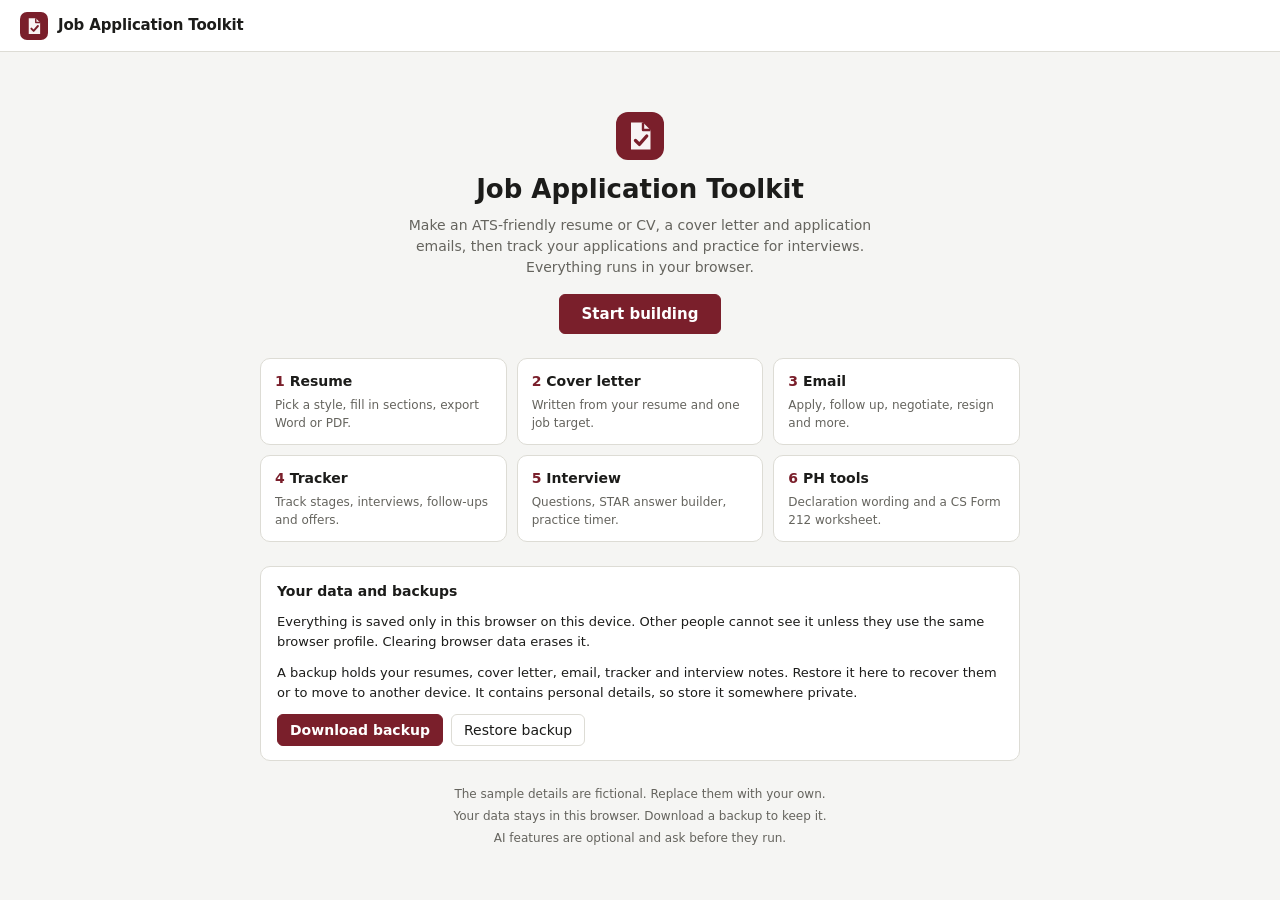
<file: index.html>
<!DOCTYPE html>
<html lang="en">
<head>
<meta charset="utf-8">
<meta name="viewport" content="width=device-width,initial-scale=1">
<title>Job Application Toolkit</title>
<link rel="stylesheet" href="styles.css">
<link rel="icon" href="data:image/svg+xml,%3Csvg xmlns='http://www.w3.org/2000/svg' viewBox='0 0 32 32'%3E%3Crect width='32' height='32' rx='8' fill='%237a1f2b'/%3E%3Cpath d='M10 7h8l5 5v13H10z' fill='%23fff'/%3E%3Cpath d='M13 19l2.6 2.6L20.5 16' fill='none' stroke='%237a1f2b' stroke-width='2.2' stroke-linecap='round' stroke-linejoin='round'/%3E%3C/svg%3E">


</head>
<body>
<header class="top">
  <h1><svg class="logo" viewBox="0 0 32 32" width="28" height="28" aria-hidden="true"><rect width="32" height="32" rx="8" fill="var(--acc)"/><path d="M10 7h8l5 5v13H10z" fill="var(--on-acc)" opacity=".95"/><path d="M18 7v5h5" fill="none" stroke="var(--acc)" stroke-width="1.6" stroke-linejoin="round"/><path d="M13 19l2.6 2.6L20.5 16" fill="none" stroke="var(--acc)" stroke-width="2.2" stroke-linecap="round" stroke-linejoin="round"/></svg><span class="wm">Job<span> Application</span> Toolkit</span></h1>
  <nav class="tabs" id="tabs" aria-label="Sections"><button data-tab="resume" aria-current="page">Resume</button><button data-tab="cover">Cover letter</button><button data-tab="email">Email</button><button data-tab="tracker">Tracker</button><button data-tab="interview">Interview</button><button data-tab="ph">PH tools</button></nav>
  <button class="help" data-go="guide" aria-label="Open the guide">Guide</button>
</header>
<main id="paneGuide" class="wide" hidden>
  <div class="guide">
    <div class="hero">
      <svg viewBox="0 0 32 32" width="48" height="48" aria-hidden="true"><rect width="32" height="32" rx="8" fill="var(--acc)"/><path d="M10 7h8l5 5v13H10z" fill="var(--on-acc)" opacity=".95"/><path d="M18 7v5h5" fill="none" stroke="var(--acc)" stroke-width="1.6" stroke-linejoin="round"/><path d="M13 19l2.6 2.6L20.5 16" fill="none" stroke="var(--acc)" stroke-width="2.2" stroke-linecap="round" stroke-linejoin="round"/></svg>
      <h2>Job Application Toolkit</h2>
      <p>Make an ATS-friendly resume or CV, a cover letter and application emails, then track your applications and practice for interviews. Everything runs in your browser.</p>
      <button class="pri big" data-go="resume">Start building</button>
    </div>
    <ol class="tiles">
      <li><button data-go="resume"><b>Resume</b><span>Pick a style, fill in sections, export Word or PDF.</span></button></li>
      <li><button data-go="cover"><b>Cover letter</b><span>Written from your resume and one job target.</span></button></li>
      <li><button data-go="email"><b>Email</b><span>Apply, follow up, negotiate, resign and more.</span></button></li>
      <li><button data-go="tracker"><b>Tracker</b><span>Track stages, interviews, follow-ups and offers.</span></button></li>
      <li><button data-go="interview"><b>Interview</b><span>Questions, STAR answer builder, practice timer.</span></button></li>
      <li><button data-go="ph"><b>PH tools</b><span>Declaration wording and a CS Form 212 worksheet.</span></button></li>
    </ol>
    <section class="card gcard"><h2>Your data and backups</h2>
      <p>Everything is saved only in this browser on this device. Other people cannot see it unless they use the same browser profile. Clearing browser data erases it.</p>
      <p>A backup holds your resumes, cover letter, email, tracker and interview notes. Restore it here to recover them or to move to another device. It contains personal details, so store it somewhere private.</p>
      <div class="toolbar"><button id="gBackup" class="pri">Download backup</button><button id="gRestore">Restore backup</button></div>
    </section>
    <ul class="notes">
      <li>The sample details are fictional. Replace them with your own.</li>
      <li>Your data stays in this browser. Download a backup to keep it.</li>
      <li>AI features are optional and ask before they run.</li>
    </ul>
  </div>
</main>
<main id="paneResume" data-view="edit" hidden>
  <div class="mtoggle" role="group" aria-label="View"><button data-view="edit" aria-pressed="true">Edit</button><button data-view="preview" aria-pressed="false">Preview</button></div>
  <div id="form"></div>
  <div class="side">
    <div class="bar"><span class="chip" id="chipR">&nbsp;</span><span class="sp"></span>
      <div class="menu"><button class="pri" data-menu aria-haspopup="true" aria-expanded="false">Export &#9662;</button><div class="pop" role="menu" hidden><button id="bDocx" role="menuitem">Word (.docx)</button><button id="bPdf" role="menuitem">PDF (.pdf)</button><button id="bTxt" role="menuitem">Plain text (.txt)</button><hr><button id="bCopy" role="menuitem">Copy text</button></div></div>
      <div class="menu"><button data-menu aria-haspopup="true" aria-expanded="false" aria-label="More actions">&#8943;</button><div class="pop" role="menu" hidden><button id="bSample" role="menuitem">Load sample</button><button id="bClear" role="menuitem">Clear all</button></div></div>
    </div>
    <div class="card checks" id="checkCard"><h2>ATS checklist</h2><div id="checks"></div>
      <details>
        <summary>Why this layout is ATS-safe</summary>
        <ul>
          <li>One column, no tables, text boxes, columns, icons, photos or graphics.</li>
          <li>Standard headings that parsers recognize (Education, Experience, Skills).</li>
          <li>Real bullets and right-aligned dates via a tab stop, not a table.</li>
          <li>Times New Roman or Arial at 11 pt, 0.75 in margins, plain text for contact details.</li>
          <li>Upload the .docx (or save it as PDF from Word) unless the employer says otherwise.</li>
        </ul>
      </details>
      <details>
        <summary>Philippine application tips</summary>
        <ul>
          <li>No photo needed. Images can break ATS parsing. If an employer asks for a 2x2 photo, attach it separately.</li>
          <li>Birth date, civil status and citizenship are common on Philippine resumes but optional. Share only what you are comfortable with.</li>
          <li>Applying to a government agency? Many require the Civil Service Commission's Personal Data Sheet (CS Form 212) in addition to a resume. Check the job posting for the current form.</li>
          <li>Letter (8.5 x 11 in, "short bond") and A4 are both common. Use what the employer asks for.</li>
        </ul>
      </details>
    </div>
    <div class="stage" id="stage"><div class="scaler" id="scaler"><div class="paper" id="paper"><div id="resume"></div><div class="pgline" id="pgline">bottom margin &mdash; page 1 ends</div></div></div></div>
  </div>
</main>
<main id="paneCover" data-view="edit" hidden>
  <div class="mtoggle" role="group" aria-label="View"><button data-view="edit" aria-pressed="true">Edit</button><button data-view="preview" aria-pressed="false">Preview</button></div>
  <div id="cForm"></div>
  <div class="side">
    <div class="bar"><span class="chip" id="chipC">&nbsp;</span><span class="sp"></span>
      <div class="menu"><button class="pri" data-menu aria-haspopup="true" aria-expanded="false">Export &#9662;</button><div class="pop" role="menu" hidden><button id="cDocx" role="menuitem">Word (.docx)</button><button id="cPdf" role="menuitem">PDF (.pdf)</button><button id="cTxt" role="menuitem">Plain text (.txt)</button><hr><button id="cCopy" role="menuitem">Copy text</button></div></div>
      <div class="menu"><button data-menu aria-haspopup="true" aria-expanded="false" aria-label="More actions">&#8943;</button><div class="pop" role="menu" hidden><button id="cSample" role="menuitem">Load sample</button><button id="cClear" role="menuitem">Clear</button></div></div>
    </div>
    <div class="card checks"><h2>Cover letter checklist</h2><div id="cChecks"></div></div>
    <div class="stage" id="cStage"><div class="scaler" id="cScaler"><div class="paper" id="cPaper"><div id="cBody"></div><div class="pgline" id="cPg">bottom margin &mdash; page 1 ends</div></div></div></div>
  </div>
</main>
<main id="paneEmail" data-view="edit" hidden>
  <div class="mtoggle" role="group" aria-label="View"><button data-view="edit" aria-pressed="true">Edit</button><button data-view="preview" aria-pressed="false">Preview</button></div>
  <div id="eForm"></div>
  <div class="side">
    <div class="bar"><span class="sp"></span>
      <button id="eCopyAll" class="pri">Copy email</button>
      <div class="menu"><button data-menu aria-haspopup="true" aria-expanded="false" aria-label="More actions">&#8943;</button><div class="pop" role="menu" hidden><button id="eCopySub" role="menuitem">Copy subject</button><button id="eCopyBody" role="menuitem">Copy body</button><button id="eTxt" role="menuitem">Download .txt</button><hr><button id="eSample" role="menuitem">Load sample</button><button id="eClear" role="menuitem">Clear</button></div></div>
    </div>
    <div class="card"><h2>Your email</h2><div id="eOut"></div></div>
    <div class="card checks"><h2>Email checklist</h2><div id="eChecks"></div></div>
  </div>
</main>
<main id="paneTracker" class="wide" hidden>
  <div style="display:flex;flex-direction:column;gap:12px">
    <div class="bar"><button id="tAdd" class="pri">+ Add application</button><input type="search" id="tSearch" placeholder="Search applications" aria-label="Search applications" autocomplete="off"><span class="sp"></span>
      <div class="menu" id="tInsights"><button data-menu id="tInsightsBtn" aria-haspopup="true" aria-expanded="false">Insights &#9662;</button><div class="pop" role="menu" hidden><button id="tStatsBtn" role="menuitem">Stats by job source</button><button id="tOffersBtn" role="menuitem">Compare offers</button></div></div>
      <div class="menu"><button data-menu aria-haspopup="true" aria-expanded="false" aria-label="More actions">More &#9662;</button><div class="pop" role="menu" hidden><button id="tFromJob" role="menuitem">Add current job target</button><button id="tSort" role="menuitem">Sort by follow-up date</button><button id="tIcs" role="menuitem">Add to calendar (.ics)</button><button id="tCsv" role="menuitem">Download .csv</button><button id="tImport" role="menuitem">Import .csv</button><hr><button id="tSample" role="menuitem">Load sample</button><button id="tClear" role="menuitem">Clear all</button></div></div>
    </div>
    <div class="card"><h2>Overview</h2><div id="tSummary"></div></div>
    <div class="card" id="tCard"><div id="tTable"></div></div>
  </div>
</main>
<main id="paneInterview" hidden>
  <div id="iForm"></div>
  <div class="side" id="iSide"></div>
</main>
<main id="panePh" hidden>
  <div id="pForm"></div>
  <div class="side" id="pSide"></div>
</main>
<div class="overlay" id="tStatsDlg" role="dialog" aria-modal="true" aria-labelledby="tStatsDlgT" hidden><div class="dlg report"><div class="dlg-head"><h2 id="tStatsDlgT">Stats by job source</h2><button data-close>Close</button></div><div id="tStats"></div></div></div>
<div class="overlay" id="tOffersDlg" role="dialog" aria-modal="true" aria-labelledby="tOffersDlgT" hidden><div class="dlg report"><div class="dlg-head"><h2 id="tOffersDlgT">Compare offers</h2><button data-close>Close</button></div><div id="tOffers"></div></div></div>
<input type="file" id="fImport" accept=".docx,.pdf,.txt" hidden>
<input type="file" id="fCsv" accept=".csv,text/csv" hidden>
<input type="file" id="fRestore" accept=".json,application/json" hidden>
<div class="toast" id="toast" role="status" aria-live="polite"></div>




<script src="jszip.min.js"></script>
<script src="jspdf.min.js"></script>
<script src="script.js"></script>
</body>
</html>
</file>
<file: styles.css>
/* Layout: slim app bar with tabs; editor column left, sticky preview/output column right; one accent, semantic colors separate. */
:root{--bg:#f5f5f3;--card:#fff;--sunk:#fafaf8;--stage:#e7e6e1;--hover:#f0efeb;--ink:#1c1c1a;--mute:#65645e;--line:#dddcd5;--acc:#7a1f2b;--acc-soft:#f6e6e8;--on-acc:#fff;--ok:#2d6a4f;--warn:#9a6700;--bad:#b42318;--due:#fff4e0;--ring:#c27c86;--shadow:0 1px 2px rgba(0,0,0,.06),0 4px 16px rgba(0,0,0,.08);color-scheme:light}
@media(prefers-color-scheme:dark){:root:not([data-theme="light"]){--bg:#161517;--card:#201f22;--sunk:#1a191c;--stage:#111012;--hover:#2a292d;--ink:#eceae6;--mute:#a09ea6;--line:#37353a;--acc:#e8a0a9;--acc-soft:#3a2428;--on-acc:#2a0d12;--ok:#5fc08f;--warn:#e0a63b;--bad:#f07a6e;--due:#3a2f1a;--ring:#a8626c;--shadow:0 1px 2px rgba(0,0,0,.4),0 4px 16px rgba(0,0,0,.5);color-scheme:dark}}
:root[data-theme="dark"]{--bg:#161517;--card:#201f22;--sunk:#1a191c;--stage:#111012;--hover:#2a292d;--ink:#eceae6;--mute:#a09ea6;--line:#37353a;--acc:#e8a0a9;--acc-soft:#3a2428;--on-acc:#2a0d12;--ok:#5fc08f;--warn:#e0a63b;--bad:#f07a6e;--due:#3a2f1a;--ring:#a8626c;--shadow:0 1px 2px rgba(0,0,0,.4),0 4px 16px rgba(0,0,0,.5);color-scheme:dark}
*{box-sizing:border-box}
[hidden]{display:none!important}
body{margin:0;background:var(--bg);color:var(--ink);font:14px/1.5 system-ui,-apple-system,"Segoe UI",Roboto,sans-serif;-webkit-font-smoothing:antialiased}
:focus-visible{outline:2px solid var(--acc);outline-offset:2px}
/* app bar */
header.top{display:flex;align-items:center;gap:24px;padding:0 20px;height:52px;background:var(--card);border-bottom:1px solid var(--line);position:sticky;top:0;z-index:10}
h1{font-size:15px;font-weight:700;margin:0;white-space:nowrap;letter-spacing:-.01em;display:flex;align-items:center;gap:10px}
.logo{flex:none;display:block}
.tabs{display:flex;gap:2px;height:100%;overflow-x:auto;scrollbar-width:none}
.tabs::-webkit-scrollbar{display:none}
.tabs button{border:0;border-bottom:2px solid transparent;border-radius:0;background:none;padding:0 12px;height:100%;font-weight:500;color:var(--mute);white-space:nowrap}
.tabs button:hover{color:var(--ink);background:none}
.tabs button[aria-current="page"]{color:var(--acc);border-bottom-color:var(--acc);font-weight:600}
/* controls */
button{font:inherit;border:1px solid var(--line);background:var(--card);border-radius:6px;padding:0 12px;min-height:32px;cursor:pointer;color:var(--ink)}
button:hover{background:var(--hover)}
button.pri{background:var(--acc);border-color:var(--acc);color:var(--on-acc);font-weight:600}
button.pri:hover{filter:brightness(1.08);background:var(--acc)}
button:disabled{opacity:.4;cursor:not-allowed}
button[data-act="add"]{border-style:dashed;color:var(--mute);width:100%;background:none}
button[data-act="add"]:hover{color:var(--ink);background:var(--hover)}
input,textarea,select{font:inherit;color:var(--ink);padding:6px 9px;min-height:34px;border:1px solid var(--line);border-radius:6px;width:100%;background:var(--card)}
textarea{resize:vertical;line-height:1.45}
input:focus,textarea:focus,select:focus{outline:2px solid var(--ring);outline-offset:0;border-color:var(--acc)}
.f{display:flex;flex-direction:column;gap:4px;font-size:12px;color:var(--mute);font-weight:500}
.f.full{grid-column:1/-1}
.grid{display:grid;grid-template-columns:1fr 1fr;gap:10px}
.hint{font-size:12px;color:var(--mute);margin:0 0 10px}
.status{font-size:12px;color:var(--mute);margin-top:8px;min-height:16px;white-space:pre-wrap}
.toolbar{display:flex;flex-wrap:wrap;gap:8px}
/* page layout */
main{display:grid;grid-template-columns:minmax(340px,460px) minmax(0,1fr);gap:20px;padding:20px;max-width:1360px;margin:0 auto;align-items:start}
main.wide{grid-template-columns:minmax(0,1fr)}
.side{display:flex;flex-direction:column;gap:12px;min-width:0}
.fmtbar{display:flex;align-items:center;gap:6px;position:sticky;top:52px;z-index:4;background:var(--bg);padding:6px 0;font-size:12px;color:var(--mute);font-weight:500}
.fmtbar button{width:32px;padding:0;color:var(--ink)}
.fmtbar small{font-size:12px;margin-left:4px}
.mtoggle{display:none;grid-column:1/-1;border:1px solid var(--line);border-radius:8px;padding:2px;background:var(--card)}
.mtoggle button{flex:1;border:0;border-radius:6px;background:none;min-height:34px;color:var(--mute);font-weight:500}
.mtoggle button[aria-pressed="true"]{background:var(--acc-soft);color:var(--acc);font-weight:600}
/* action bar + menus */
.bar{display:flex;align-items:center;gap:8px;flex-wrap:wrap;position:sticky;top:52px;z-index:5;background:var(--bg);padding:6px 0}
.bar .sp{flex:1}
.chip{font-size:12px;font-weight:600;padding:3px 10px;border-radius:999px;background:var(--acc-soft);color:var(--mute);white-space:nowrap}
.chip.ok{color:var(--ok)}.chip.bad{color:var(--bad)}.chip.warn{color:var(--warn)}
.menu{position:relative}
.pop{position:absolute;right:0;top:calc(100% + 4px);min-width:200px;background:var(--card);border:1px solid var(--line);border-radius:8px;box-shadow:var(--shadow);padding:4px;z-index:30;display:flex;flex-direction:column}
.pop button{border:0;background:none;text-align:left;border-radius:5px;padding:7px 10px;font-weight:500}
.pop button:hover{background:var(--hover)}
.pop hr{border:0;border-top:1px solid var(--line);margin:4px 0;width:100%}
/* panels and accordions */
.card,.acc{background:var(--card);border:1px solid var(--line);border-radius:10px}
.card{padding:14px 16px}
.card h2{font-size:13px;font-weight:600;margin:0 0 10px}
#form,#cForm,#eForm,#iForm,#pForm,#iSide,#pSide{display:flex;flex-direction:column;gap:10px}
.acc>summary{list-style:none;display:flex;align-items:center;gap:8px;padding:11px 14px;cursor:pointer;font-size:13px;font-weight:600;border-radius:10px;user-select:none}
.acc>summary::-webkit-details-marker{display:none}
.acc>summary::before{content:"";width:7px;height:7px;border-right:2px solid var(--mute);border-bottom:2px solid var(--mute);transform:rotate(-45deg);transition:transform .15s;flex:none;margin:0 3px 0 2px}
.acc[open]>summary::before{transform:rotate(45deg)}
.acc>summary:hover{background:var(--hover)}
.acc>summary .meta{margin-left:auto;font-weight:500;font-size:12px;color:var(--mute);background:var(--acc-soft);border-radius:999px;padding:0 8px}
.acc>.body{padding:2px 14px 14px;display:flex;flex-direction:column;gap:10px}
.acc>.body>*{margin:0}
.acc>.body .hint{margin:0}
.entry{border:1px solid var(--line);border-radius:8px;padding:10px;background:var(--sunk)}
.ehead{display:flex;justify-content:space-between;align-items:center;margin-bottom:8px;font-size:12px;color:var(--mute);gap:8px}
.ehead strong{color:var(--ink);overflow:hidden;text-overflow:ellipsis;white-space:nowrap;font-size:13px}
.mini{display:flex;gap:2px;flex:none}
.mini button{width:28px;min-height:28px;padding:0;border-color:transparent;background:none;color:var(--mute);font-size:15px;line-height:1}
.mini button:hover{background:var(--hover);color:var(--ink)}
details:not(.acc){font-size:12px;color:var(--mute)}
details:not(.acc)>summary{cursor:pointer;padding:3px 0}
details ul{margin:6px 0 0;padding-left:18px}
/* checklist */
.checks ul{list-style:none;margin:0;padding:0;font-size:13px}
.checks li{display:flex;gap:8px;padding:3px 0}
.checks .dot{flex:none;width:18px;height:18px;border-radius:50%;color:var(--card);font-size:11px;font-weight:700;display:grid;place-items:center;margin-top:1px}
.dot.ok{background:var(--ok)}.dot.warn{background:var(--warn)}.dot.bad{background:var(--bad)}
.checks .okline{display:flex;gap:8px;align-items:center;font-size:13px;margin:0}
.checks details{margin-top:6px}
/* paper preview (always a white sheet) */
.stage{background:var(--stage);border-radius:10px;padding:12px;overflow:hidden}
.scaler{position:relative}
.paper{padding:72px;background:#fff;box-shadow:0 1px 6px rgba(0,0,0,.25);font-family:var(--rfont,"Times New Roman",Times,"Liberation Serif",serif);font-size:11pt;line-height:1.15;color:#000;position:absolute;top:0;left:0;transform-origin:0 0}
.pgline{position:absolute;left:0;right:0;border-top:1px dashed #c9c6bb;font:10px system-ui,sans-serif;color:#a5a298;text-align:right;padding:1px 8px 0}
.pgline.over{border-color:#b42318;color:#b42318}
.r-name{text-align:center;font-weight:700;font-size:14pt}
.r-contact{text-align:center;font-size:10pt}
.r-h{font-weight:700;border-bottom:1px solid #000;margin:8pt 0 2pt}
.r-entry{margin-top:4pt}
.r-row{display:flex;justify-content:space-between;gap:12px}
.r-row span:last-child{white-space:nowrap;text-align:right}
.r-entry ul{margin:0;padding-left:18pt}
.r-skill{margin-top:1pt}
.r-foot{margin-top:8pt;font-style:italic;font-size:10pt}
.l-date{margin-top:12pt}.l-rec{margin-top:12pt}.l-sal{margin-top:12pt}.l-p{margin-top:8pt}.l-close{margin-top:12pt}.l-sig{margin-top:24pt}
/* email, tracker, interview */
.mail{border:1px solid var(--line);border-radius:8px;background:var(--card);overflow:hidden}
.mrow{padding:8px 12px;border-bottom:1px solid var(--line);font-size:13px;word-break:break-word}
.mbody{padding:12px;white-space:pre-wrap;font-size:14px;line-height:1.55}
.badge{display:inline-block;font-size:11px;font-weight:600;padding:1px 8px;border-radius:999px;background:var(--acc-soft);color:var(--acc);white-space:nowrap}
.badge.due{background:var(--due);color:var(--warn)}
.chips{display:flex;flex-wrap:wrap;gap:6px}
.pre{white-space:pre-wrap;font:12px/1.5 ui-monospace,Menlo,Consolas,monospace;background:var(--sunk);border:1px solid var(--line);border-radius:6px;padding:10px;max-height:420px;overflow:auto}
.qcard{border:1px solid var(--line);border-radius:8px;padding:10px;margin-bottom:8px;background:var(--sunk)}
.qcard .cat{font-size:11px;color:var(--acc);font-weight:600}
.qcard .q{font-weight:600;margin:2px 0}
.qcard .tip{font-size:13px;color:var(--mute)}
.big{font-size:18px;font-weight:600;line-height:1.35}
.timer{font:600 22px ui-monospace,Menlo,monospace;font-variant-numeric:tabular-nums}
.toast{position:fixed;bottom:20px;left:50%;transform:translateX(-50%);background:var(--ink);color:var(--bg);padding:9px 16px;border-radius:8px;font-size:13px;opacity:0;pointer-events:none;transition:opacity .2s;z-index:50;max-width:calc(100vw - 32px)}
.toast.show{opacity:1}
.help{margin-left:auto}
.guide{max-width:760px;margin:24px auto;display:flex;flex-direction:column;gap:24px}
.guide .hero{display:flex;flex-direction:column;align-items:center;text-align:center;gap:10px;padding:16px 0 0}
.guide .hero h2{font-size:26px;line-height:1.2;margin:4px 0 0;text-wrap:balance}
.guide .hero p{margin:0 0 6px;color:var(--mute);max-width:56ch}
button.big{min-height:40px;padding:0 22px;font-size:15px}
.tiles{list-style:none;margin:0;padding:0;display:grid;grid-template-columns:repeat(3,1fr);gap:10px;counter-reset:s}
.tiles li{counter-increment:s}
.tiles button{width:100%;height:100%;text-align:left;display:flex;flex-direction:column;gap:4px;padding:12px 14px;border-radius:10px;min-height:0}
.tiles button b::before{content:counter(s) "  ";color:var(--acc)}
.tiles button span{font-size:12px;color:var(--mute)}
.notes{list-style:none;margin:0;padding:0;display:flex;flex-direction:column;gap:4px;font-size:12px;color:var(--mute);text-align:center}
.landing .tabs,.landing .help{display:none}
@media(max-width:700px){.tiles{grid-template-columns:1fr 1fr}}
@media(max-width:420px){.tiles{grid-template-columns:1fr}}
.overlay{position:fixed;inset:0;background:rgba(0,0,0,.45);display:grid;place-items:center;z-index:60;padding:16px}
.dlg{background:var(--card);border:1px solid var(--line);border-radius:12px;padding:20px;max-width:420px;width:100%;box-shadow:var(--shadow);display:flex;flex-direction:column;gap:12px}
.dlg h2{margin:0;font-size:16px}.dlg p{margin:0}
a.btn{display:inline-flex;align-items:center;min-height:32px;padding:0 12px;border:1px solid var(--line);border-radius:6px;color:var(--ink);text-decoration:none;font-weight:500;background:var(--card)}
button.danger{background:var(--bad);border-color:var(--bad);color:#fff;font-weight:600}
button.danger:hover{background:var(--bad);filter:brightness(1.1)}
a.btn.pri{background:var(--acc);border-color:var(--acc);color:var(--on-acc);font-weight:600}
@media(prefers-reduced-motion:reduce){*{transition:none!important}}
@media(max-width:900px){
  header.top{gap:12px;padding:0 16px}
  main{grid-template-columns:minmax(0,1fr);padding:16px;gap:12px}
  .mtoggle{display:flex}
  main[data-view="edit"]>.side{display:none}
  main[data-view="preview"]>#form,main[data-view="preview"]>#cForm,main[data-view="preview"]>#eForm{display:none}
  h1 .wm span{display:none}
}
@media(max-width:560px){.grid{grid-template-columns:1fr}input,textarea,select{font-size:16px}}
/* Tracker status filters. --neon is the bright color; --ink-on is the darker text that stays readable on white. */
.chips button.badge{--neon:#f5f5f5;--ink-on:#333333;--chip-text:var(--ink-on);--chip-line:var(--neon);min-height:28px;padding:0 10px;font-family:inherit;color:var(--chip-text);border:1px solid var(--chip-line);background:color-mix(in srgb,var(--neon) 14%,transparent)}
.tt select[data-status]{--neon:#a8b8c8;--ink-on:#40525f;--chip-text:var(--ink-on);color:var(--chip-text);border-color:var(--neon);background-color:color-mix(in srgb,var(--neon) 9%,var(--card));font-weight:600}
.tt select[data-status] option{color:var(--ink);background:var(--card);font-weight:400}
.chips [data-tf="all"]{--chip-line:#9a9a9a}
.tt select[data-status="Wishlist"],.chips button.badge[data-tf="Wishlist"]{--neon:#b388ff;--ink-on:#5b2db8}
.tt select[data-status="Applied"],.chips button.badge[data-tf="Applied"]{--neon:#3da9ff;--ink-on:#0a529b}
.tt select[data-status="Assessment"],.chips button.badge[data-tf="Assessment"]{--neon:#00e5ff;--ink-on:#00606e}
.tt select[data-status="Interview"],.chips button.badge[data-tf="Interview"]{--neon:#fff03d;--ink-on:#665700}
.tt select[data-status="Final interview"],.chips button.badge[data-tf="Final interview"]{--neon:#ff4fd8;--ink-on:#9c1079}
.tt select[data-status="Offer"],.chips button.badge[data-tf="Offer"]{--neon:#39ff14;--ink-on:#12610a}
.tt select[data-status="Rejected"],.chips button.badge[data-tf="Rejected"]{--neon:#ff4d6a;--ink-on:#a80026}
.tt select[data-status="Withdrawn"],.chips button.badge[data-tf="Withdrawn"]{--neon:#a8b8c8;--ink-on:#40525f}
.chips button.badge[data-tf="due"]{--neon:#ff9100;--ink-on:#824100}
.chips button.badge.zero{border-color:color-mix(in srgb,var(--chip-line) 45%,transparent);background:color-mix(in srgb,var(--neon) 7%,transparent)}
.chips button.badge:hover{border-color:var(--chip-line);background:color-mix(in srgb,var(--neon) 28%,transparent)}
.chips button.badge[aria-pressed="true"]{background:var(--neon);color:#111;border-color:var(--chip-text);box-shadow:0 0 0 1px var(--chip-text),0 0 8px var(--neon)}
@media(prefers-color-scheme:dark){:root:not([data-theme="light"]) .chips button.badge,:root:not([data-theme="light"]) .tt select[data-status]{--chip-text:var(--neon);--chip-line:var(--neon)}}
:root[data-theme="dark"] .chips button.badge,:root[data-theme="dark"] .tt select[data-status]{--chip-text:var(--neon);--chip-line:var(--neon)}
/* ===== Tracker layout. Spacing: 8px inside groups, 12px between groups, 16px card padding. ===== */
#paneTracker .card{padding:16px}
#paneTracker .bar button,#tSearch{height:36px;min-height:36px}
#tSearch{width:260px;max-width:100%}
.upcoming{margin-bottom:12px;font-size:13px}
.upcoming ul{list-style:none;margin:4px 0 0;padding:0}
#tSummary>.hint{margin:12px 0 0}
#tStats>.hint:not(:only-child){margin-top:12px!important}
.stats-wrap{overflow-x:auto}
.stats{width:100%;table-layout:fixed;border-collapse:collapse;font-size:13px}
.stats th,.stats td{padding:6px 8px;border-bottom:1px solid var(--line);text-align:right;vertical-align:top}
.stats th:first-child{width:32%;padding-left:0;text-align:left;overflow-wrap:anywhere}
.stats th:last-child,.stats td:last-child{padding-right:0}
.stats thead th{font-size:11px;color:var(--mute)}
.stats tfoot th,.stats tfoot td{font-weight:700;border-bottom:0}
.stats small{color:var(--mute);white-space:nowrap}
/* Applications: fields share one set of columns, and the buttons get their own line underneath. */
#tTable>.hint:only-child{margin:0}
.tt,.tt thead,.tt tbody{display:block;width:100%;font-size:13px}
.tt tr{display:grid;grid-template-columns:minmax(0,1.2fr) minmax(0,1.2fr) 148px 200px 148px minmax(256px,1.4fr);gap:8px;align-items:start}
.tt th{padding:0 0 8px;text-align:left;font-size:11px;font-weight:600;color:var(--mute);white-space:nowrap}
.tt th:last-child{display:none}
.tt thead tr{padding:0 8px;border-bottom:1px solid var(--line)}
.tt td{display:block;min-width:0;padding:0}
.tt input,.tt select{height:34px;min-height:34px;padding:4px 8px;font-size:13px}
.tt input[type="datetime-local"]{display:block;margin-top:8px}
.tt tbody tr{padding:12px 8px;border-bottom:1px solid var(--line)}
.tt tbody tr:last-child{border-bottom:0}
.tt tbody tr.due{background:var(--due)}
.tt td.c-actions{grid-column:1/-1;display:grid;grid-template-columns:subgrid}
/* The buttons sit under Notes and share its width. Details takes only the space the others leave. */
.t-actions{grid-column:1/-1;display:grid;grid-template-columns:subgrid;align-items:center;gap:8px}
.t-btns{grid-column:6;grid-row:1;display:grid;grid-template-columns:minmax(0,1fr) max-content 34px;gap:8px}
.t-actions button{white-space:nowrap;height:34px;padding:0 8px;font-size:13px}
.t-actions [data-ta="del"]{padding:0}
.t-due{grid-column:1/5;grid-row:1;display:flex;flex-wrap:wrap;align-items:center;gap:8px}
.tt tbody tr:has(+tr.t-det){border-bottom:0}
.tt tbody tr.t-det{display:block;padding:16px;background:var(--sunk)}
.t-det .grid{grid-template-columns:repeat(3,minmax(0,1fr));gap:12px}
.t-det .grid>.full{grid-column:1/-1}
.t-det textarea{height:auto}
.t-link:empty{display:none}
@media(max-width:1100px){
  .tt tr{grid-template-columns:minmax(0,1fr) minmax(0,1fr) 132px 192px 132px minmax(256px,1fr)}
}
@media(max-width:980px){
  #paneTracker .chips{display:grid;grid-template-columns:repeat(5,minmax(0,1fr));gap:8px}
}
/* The interview time sits on the same line as the buttons, so every row is the same height.
   The "Follow up now" message and the buttons leave the Status column free for it. */
@media(min-width:1041px){
  .tt tbody tr:has([data-t="interview"])>td:nth-child(1){grid-column:1;grid-row:1}
  .tt tbody tr:has([data-t="interview"])>td:nth-child(2){grid-column:2;grid-row:1}
  .tt tbody tr:has([data-t="interview"])>td:nth-child(3){grid-column:3;grid-row:1}
  .tt tbody tr:has([data-t="interview"])>td:nth-child(5){grid-column:5;grid-row:1}
  .tt tbody tr:has([data-t="interview"])>td:nth-child(6){grid-column:6;grid-row:1}
  .tt tbody tr:has([data-t="interview"])>.c-status{grid-column:4;grid-row:1/span 2}
  .tt tbody tr:has([data-t="interview"])>.c-actions{grid-column:1/-1;grid-row:2;pointer-events:none}
  .tt tbody tr:has([data-t="interview"])>.c-actions :is(.t-due,.t-btns){pointer-events:auto}
  .t-due{grid-column:1/4}
}
/* Narrow screens: each application becomes a card, so nothing scrolls sideways. */
@media(max-width:1040px){
  #paneTracker .bar .sp{order:1}
  #paneTracker .bar .menu{order:2}
  #tCard:has(.tt){padding:0;border:0;background:none}
  .tt thead{display:none}
  .tt tbody tr:not(.t-det){grid-template-columns:minmax(0,1fr) minmax(0,1fr);gap:12px;padding:16px;border:1px solid var(--line);border-radius:10px;margin-top:12px;background:var(--card)}
  .tt tbody tr:first-child:not(.t-det){margin-top:0}
  .tt tbody tr.due:not(.t-det){background:var(--due)}
  .tt td[data-label]::before{content:attr(data-label);display:block;margin-bottom:4px;font-size:11px;font-weight:600;color:var(--mute)}
  .tt td.c-wide{grid-column:1/-1}
  /* Status comes before the two dates, so the dates sit side by side. */
  .tt td.c-applied,.tt td.c-follow{order:1}
  .tt td.c-wide:nth-child(n+6){order:2}
  .tt input,.tt select{height:40px;min-height:40px;font-size:16px}
  .t-actions button{height:40px;min-height:40px}
  .tt td.c-actions{display:block}
  .t-actions{display:flex;flex-direction:column;align-items:stretch}
  .t-btns{grid-template-columns:104px max-content 40px;justify-content:end}
  .t-due:empty{display:none}
  .t-det .grid{grid-template-columns:minmax(0,1fr) minmax(0,1fr)}
  .tt tbody tr.t-det{border:1px solid var(--line);border-top:0;border-radius:0 0 10px 10px}
  .tt tbody tr:has(+tr.t-det):not(.t-det){border-radius:10px 10px 0 0;border-bottom:1px solid var(--line)}
}
@media(max-width:560px){
  #tSearch{order:3;flex-basis:100%}
  #paneTracker .chips{grid-template-columns:minmax(0,1fr) minmax(0,1fr)}
  .t-det .grid{grid-template-columns:minmax(0,1fr)}
  .stats{table-layout:auto;font-size:12px}
  .stats th,.stats td{padding:5px 3px}
  .stats th:first-child{width:auto}
  .stats thead th{font-size:10px}
  .stats small{display:block}
}
@media(max-width:359px){
  .tt td.c-applied,.tt td.c-follow{grid-column:1/-1}
}
/* Compare offers, details panel additions and guide cards */
#tOffers>.hint{margin:0}
#tOffers>.offers-wrap+.hint{margin-top:12px}
.offers-wrap{overflow-x:auto}
.offers{width:100%;table-layout:fixed;min-width:calc(112px + var(--offer-min,160px));border-collapse:collapse;font-size:13px}
.offers th,.offers td{line-height:20px;padding:8px;border-bottom:1px solid var(--line);text-align:left;vertical-align:top;overflow-wrap:anywhere;white-space:pre-wrap}
.offers tr>:first-child{width:112px;padding-left:0;font-size:11px;color:var(--mute)}
.offers td.none{color:var(--mute)}
.t-det .grid>.wide2{grid-column:span 2}
@media(max-width:1040px){.t-det .grid>.wide2{grid-column:1/-1}}
.gcard h2{font-size:14px}
.gcard p{margin:0 0 12px;font-size:13px}
.gcard .toolbar{margin:0}
.dlg.report{max-width:760px;max-height:100%;overflow:auto;padding:16px;gap:12px}
.dlg-head{display:flex;align-items:center;justify-content:space-between;gap:12px}
@media(max-width:420px){
  #paneTracker .bar #tAdd{flex-basis:100%}
  #paneTracker .bar .sp{display:none}
  #paneTracker .bar .menu{flex:1}
  #paneTracker .bar .menu>button{width:100%}
  #tInsights .pop{left:0;right:auto}
}
</file>
